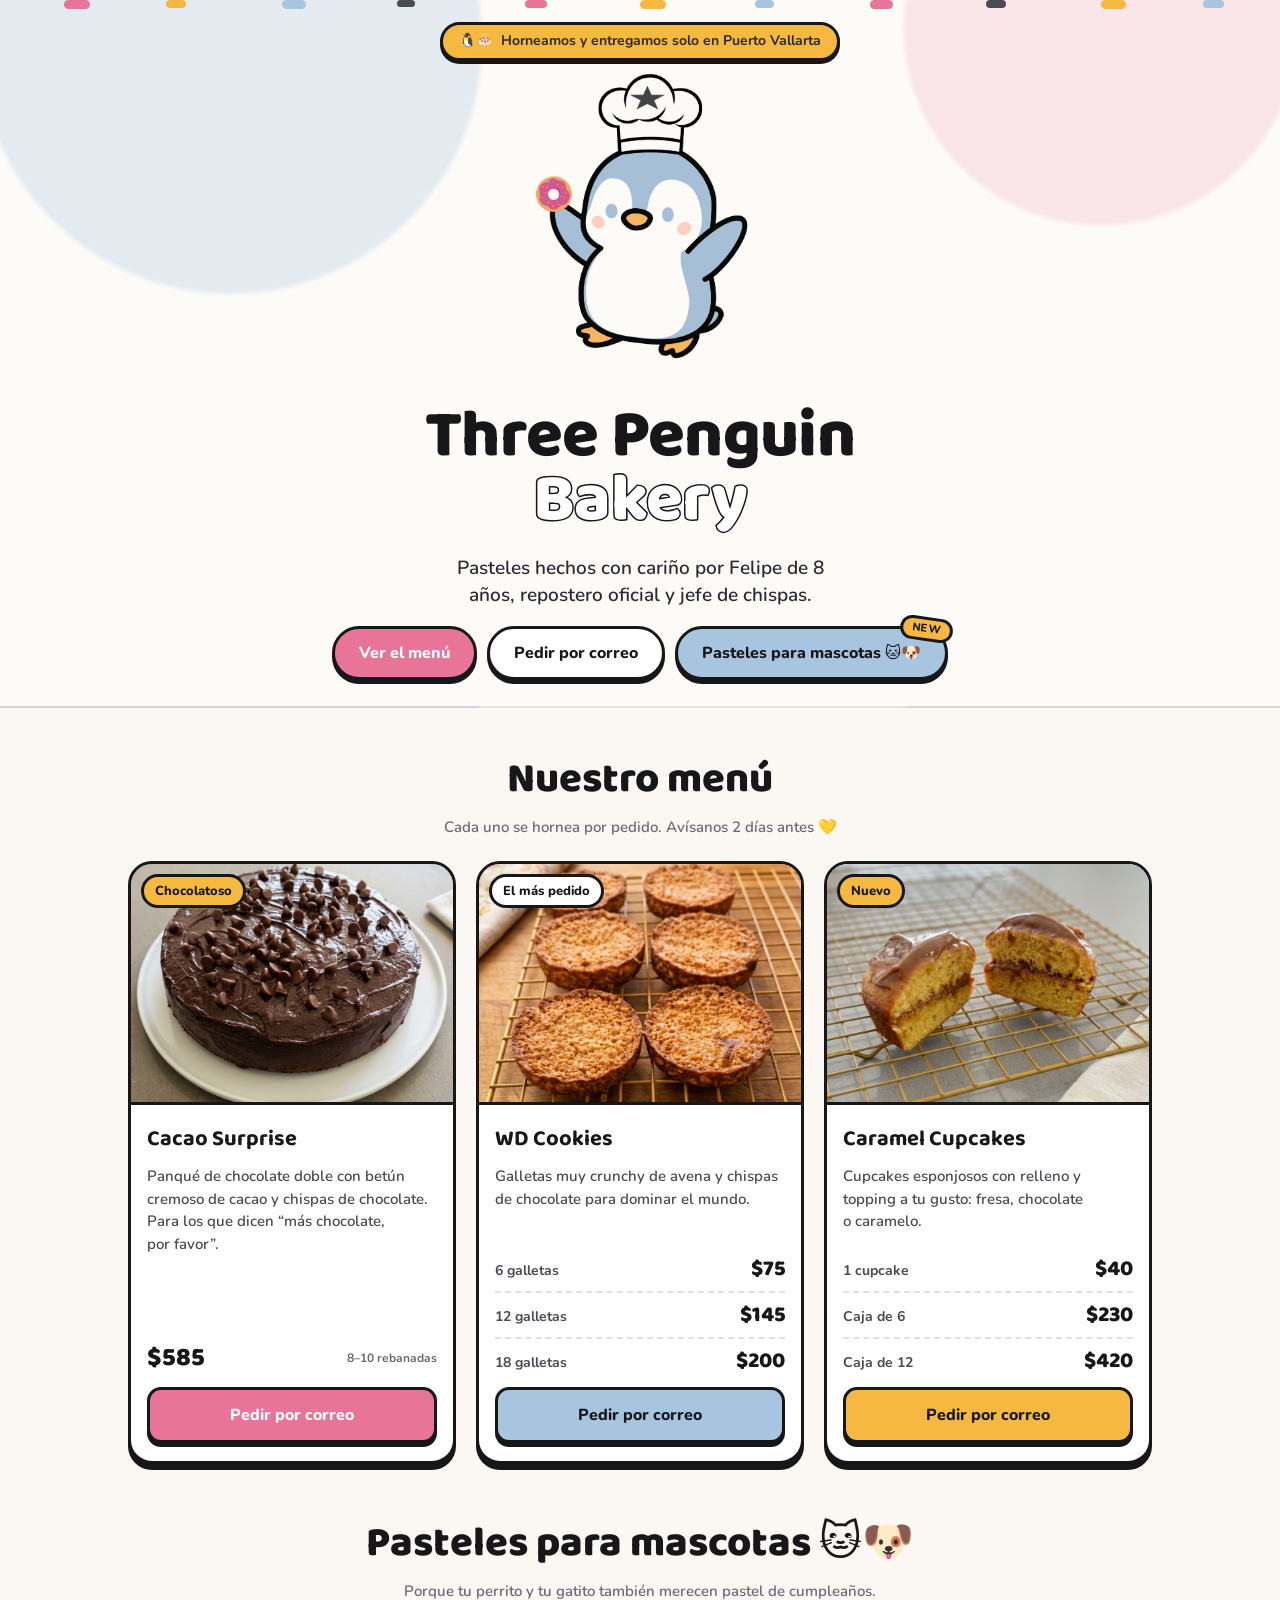
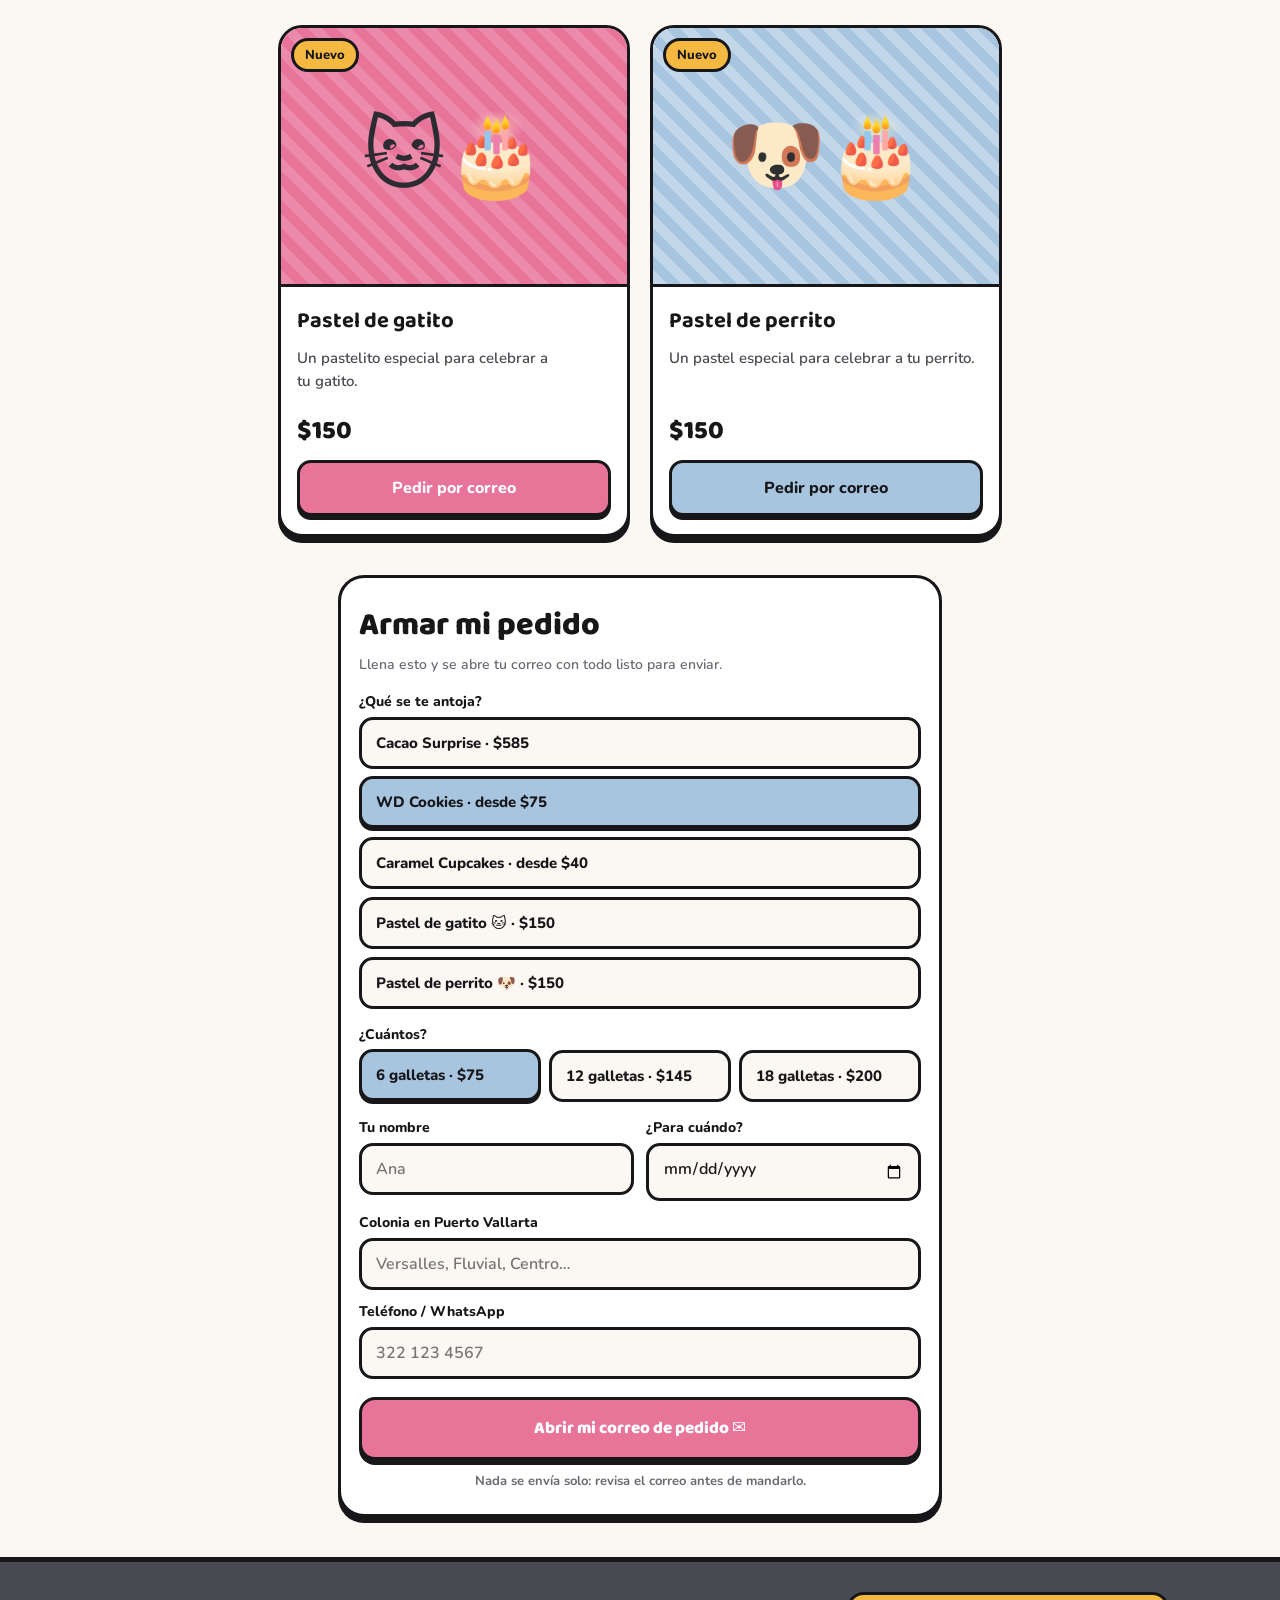
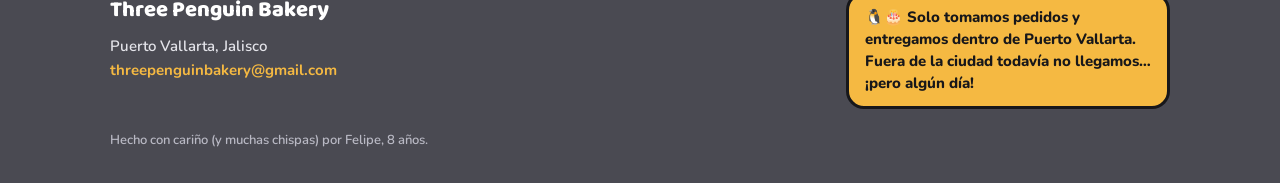
<file: index.html>
<!DOCTYPE html>
<html lang="es-MX">
<head>
<meta charset="utf-8">
<meta name="viewport" content="width=device-width, initial-scale=1">
<title>Three Penguin Bakery — Pasteles caseros en Puerto Vallarta</title>
<meta name="description" content="Pasteles hechos con cariño por Felipe, 8 años. Horneamos por pedido y entregamos solo en Puerto Vallarta.">
<meta name="theme-color" content="#FDFBF8">

<meta property="og:type" content="website">
<meta property="og:title" content="Three Penguin Bakery">
<meta property="og:description" content="Pasteles hechos con cariño por Felipe, 8 años, repostero oficial y jefe de chispas. Puerto Vallarta.">
<meta property="og:image" content="assets/logo.jpeg">
<meta property="og:locale" content="es_MX">

<link rel="icon" href="assets/logo.jpeg">
<link rel="preconnect" href="https://fonts.googleapis.com">
<link rel="preconnect" href="https://fonts.gstatic.com" crossorigin>
<link href="https://fonts.googleapis.com/css2?family=Baloo+2:wght@600;700;800&family=Nunito:wght@400;600;700&display=swap" rel="stylesheet">
<link rel="stylesheet" href="styles.css?v=6">
</head>
<body>

<a class="skip-link" href="#menu">Saltar al menú</a>

<header class="hero">
  <div class="sprinkles" aria-hidden="true">
    <span class="sprinkle sprinkle--1"></span>
    <span class="sprinkle sprinkle--2"></span>
    <span class="sprinkle sprinkle--3"></span>
    <span class="sprinkle sprinkle--4"></span>
    <span class="sprinkle sprinkle--5"></span>
    <span class="sprinkle sprinkle--6"></span>
    <span class="sprinkle sprinkle--7"></span>
    <span class="sprinkle sprinkle--8"></span>
    <span class="sprinkle sprinkle--9"></span>
    <span class="sprinkle sprinkle--10"></span>
    <span class="sprinkle sprinkle--11"></span>
  </div>

  <div class="hero__inner">
    <p class="badge"><span aria-hidden="true">🐧🎂</span> <span>Horneamos y entregamos solo en Puerto Vallarta</span></p>

    <img class="hero__logo" src="assets/logo.jpeg" width="1545" height="1999"
         alt="Three Penguin Bakery — pingüino pastelero con gorro de chef y una dona">

    <h1 class="hero__title">Three Penguin<br><span class="hero__title-outline">Bakery</span></h1>

    <p class="hero__tagline">Pasteles hechos con cariño por Felipe de 8 años, repostero oficial y jefe de chispas.</p>

    <p class="hero__actions">
      <a class="btn btn--pink" href="#menu">Ver el menú</a>
      <a class="btn btn--white" href="#pedir">Pedir por correo</a>
      <a class="btn btn--blue btn--flagged" href="#mascotas">
        <span class="btn__flag">NEW</span>
        Pasteles para mascotas <span aria-hidden="true">🐱🐶</span>
      </a>
    </p>
  </div>
</header>

<main>

  <section class="menu" id="menu" aria-labelledby="menu-title">
    <h2 class="section-title" id="menu-title">Nuestro menú</h2>
    <p class="section-sub">Cada uno se hornea por pedido. Avísanos 2 días antes <span aria-hidden="true">💛</span></p>

    <ul class="cake-grid">

      <li class="cake-grid__item">
        <article class="cake">
          <div class="cake__photo cake__photo--cocoa">
            <img class="cake__photo-img" src="assets/cacao-surprise.jpeg" width="896" height="1195" loading="lazy"
                 alt="Pastel de chocolate cubierto de betún brillante y chispas de chocolate, sobre un plato blanco">
            <span class="cake__tag cake__tag--yellow">Chocolatoso</span>
          </div>
          <div class="cake__body">
            <h3 class="cake__name">Cacao Surprise</h3>
            <p class="cake__desc">Panqué de chocolate doble con betún cremoso de cacao y chispas de chocolate. Para los que dicen “más chocolate, por favor”.</p>
            <p class="cake__meta">
              <span class="cake__price">$585</span>
              <span class="cake__slices">8–10 rebanadas</span>
            </p>
            <a class="cake__cta cake__cta--pink"
               href="mailto:threepenguinbakery@gmail.com?subject=Pedido%3A%20Cacao%20Surprise&body=%C2%A1Hola%20Three%20Penguin%20Bakery!%0A%0AQuiero%20pedir%20un%20Cacao%20Surprise%20(%24585).%0A%0ANombre%3A%20%0AFecha%20que%20lo%20necesito%3A%20%0AColonia%20en%20Puerto%20Vallarta%3A%20%0ATel%C3%A9fono%2FWhatsApp%3A%20%0A%0AGracias!">Pedir por correo<span class="u-visually-hidden"> el Cacao Surprise</span></a>
          </div>
        </article>
      </li>

      <li class="cake-grid__item">
        <article class="cake">
          <div class="cake__photo cake__photo--sprinkle">
            <img class="cake__photo-img cake__photo-img--cookies" src="assets/wd-cookies.jpeg" width="899" height="1600" loading="lazy"
                 alt="Seis galletas de avena doradas enfriándose sobre una rejilla en una mesa de madera">
            <span class="cake__tag cake__tag--white">El más pedido</span>
          </div>
          <div class="cake__body">
            <h3 class="cake__name">WD Cookies</h3>
            <p class="cake__desc">Galletas muy crunchy de avena y chispas de chocolate para dominar el mundo.</p>
            <ul class="cake__prices" aria-label="Precios de WD Cookies">
              <li><span>6 galletas</span> <span class="cake__price">$75</span></li>
              <li><span>12 galletas</span> <span class="cake__price">$145</span></li>
              <li><span>18 galletas</span> <span class="cake__price">$200</span></li>
            </ul>
            <a class="cake__cta cake__cta--blue"
               href="mailto:threepenguinbakery@gmail.com?subject=Pedido%3A%20WD%20Cookies&body=%C2%A1Hola%20Three%20Penguin%20Bakery!%0A%0AQuiero%20pedir%20WD%20Cookies.%0ACantidad%20(6%2C%2012%20o%2018)%3A%20%0A%0ANombre%3A%20%0AFecha%20que%20lo%20necesito%3A%20%0AColonia%20en%20Puerto%20Vallarta%3A%20%0ATel%C3%A9fono%2FWhatsApp%3A%20%0A%0AGracias!">Pedir por correo<span class="u-visually-hidden"> las WD Cookies</span></a>
          </div>
        </article>
      </li>

      <li class="cake-grid__item">
        <article class="cake">
          <div class="cake__photo cake__photo--two">
            <img class="cake__photo-img cake__photo-img--cupcakes" src="assets/caramel-cupcakes.jpeg" width="899" height="1200" loading="lazy"
                 alt="Cupcake partido a la mitad con relleno y cubierta de caramelo, sobre una rejilla dorada">
            <span class="cake__tag cake__tag--yellow">Nuevo</span>
          </div>
          <div class="cake__body">
            <h3 class="cake__name">Caramel Cupcakes</h3>
            <p class="cake__desc">Cupcakes esponjosos con relleno y topping a tu gusto: fresa, chocolate o caramelo.</p>
            <ul class="cake__prices" aria-label="Precios de Caramel Cupcakes">
              <li><span>1 cupcake</span> <span class="cake__price">$40</span></li>
              <li><span>Caja de 6</span> <span class="cake__price">$230</span></li>
              <li><span>Caja de 12</span> <span class="cake__price">$420</span></li>
            </ul>
            <a class="cake__cta cake__cta--yellow"
               href="mailto:threepenguinbakery@gmail.com?subject=Pedido%3A%20Caramel%20Cupcakes&body=%C2%A1Hola%20Three%20Penguin%20Bakery!%0A%0AQuiero%20pedir%20Caramel%20Cupcakes.%0ACantidad%20(1%2C%206%20o%2012)%3A%20%0ASabor%20(fresa%2C%20chocolate%20o%20caramelo)%3A%20%0A%0ANombre%3A%20%0AFecha%20que%20lo%20necesito%3A%20%0AColonia%20en%20Puerto%20Vallarta%3A%20%0ATel%C3%A9fono%2FWhatsApp%3A%20%0A%0AGracias!">Pedir por correo<span class="u-visually-hidden"> los Caramel Cupcakes</span></a>
          </div>
        </article>
      </li>

    </ul>
  </section>

  <section class="pets" id="mascotas" aria-labelledby="pets-title">
    <h2 class="section-title" id="pets-title">Pasteles para mascotas <span aria-hidden="true">🐱🐶</span></h2>
    <p class="section-sub">Porque tu perrito y tu gatito también merecen pastel de cumpleaños.</p>

    <ul class="cake-grid">

      <li class="cake-grid__item">
        <article class="cake">
          <div class="cake__photo cake__photo--sprinkle">
            <span class="pets__emoji" aria-hidden="true">🐱🎂</span>
            <span class="cake__tag cake__tag--yellow">Nuevo</span>
          </div>
          <div class="cake__body">
            <h3 class="cake__name">Pastel de gatito</h3>
            <p class="cake__desc">Un pastelito especial para celebrar a tu gatito.</p>
            <p class="cake__meta">
              <span class="cake__price">$150</span>
            </p>
            <a class="cake__cta cake__cta--pink"
               href="mailto:threepenguinbakery@gmail.com?subject=Pedido%3A%20Pastel%20de%20gatito&body=%C2%A1Hola%20Three%20Penguin%20Bakery!%0A%0AQuiero%20pedir%20un%20Pastel%20de%20gatito%20(%24150).%0ANombre%20de%20mi%20mascota%3A%20%0A%0ANombre%3A%20%0AFecha%20que%20lo%20necesito%3A%20%0AColonia%20en%20Puerto%20Vallarta%3A%20%0ATel%C3%A9fono%2FWhatsApp%3A%20%0A%0AGracias!">Pedir por correo<span class="u-visually-hidden"> el Pastel de gatito</span></a>
          </div>
        </article>
      </li>

      <li class="cake-grid__item">
        <article class="cake">
          <div class="cake__photo cake__photo--two">
            <span class="pets__emoji" aria-hidden="true">🐶🎂</span>
            <span class="cake__tag cake__tag--yellow">Nuevo</span>
          </div>
          <div class="cake__body">
            <h3 class="cake__name">Pastel de perrito</h3>
            <p class="cake__desc">Un pastel especial para celebrar a tu perrito.</p>
            <p class="cake__meta">
              <span class="cake__price">$150</span>
            </p>
            <a class="cake__cta cake__cta--blue"
               href="mailto:threepenguinbakery@gmail.com?subject=Pedido%3A%20Pastel%20de%20perrito&body=%C2%A1Hola%20Three%20Penguin%20Bakery!%0A%0AQuiero%20pedir%20un%20Pastel%20de%20perrito%20(%24150).%0ANombre%20de%20mi%20mascota%3A%20%0A%0ANombre%3A%20%0AFecha%20que%20lo%20necesito%3A%20%0AColonia%20en%20Puerto%20Vallarta%3A%20%0ATel%C3%A9fono%2FWhatsApp%3A%20%0A%0AGracias!">Pedir por correo<span class="u-visually-hidden"> el Pastel de perrito</span></a>
          </div>
        </article>
      </li>

    </ul>
  </section>

  <section class="order" id="pedir" aria-labelledby="order-title">
    <form class="order__card" id="order-form" data-email="threepenguinbakery@gmail.com">
      <h2 class="order__title" id="order-title">Armar mi pedido</h2>
      <p class="order__sub">Llena esto y se abre tu correo con todo listo para enviar.</p>

      <noscript>
        <p class="order__noscript">Este armador necesita JavaScript. También puedes escribirnos directo a
          <a href="mailto:threepenguinbakery@gmail.com">threepenguinbakery@gmail.com</a>
          o usar el botón “Pedir por correo” de cada pastel.</p>
      </noscript>

      <fieldset class="picker">
        <legend class="field__label">¿Qué se te antoja?</legend>
        <label class="picker__opt">
          <input type="radio" name="cake" value="Cacao Surprise" data-options="1 pastel:585">
          <span class="picker__face">Cacao Surprise · $585</span>
        </label>
        <label class="picker__opt">
          <input type="radio" name="cake" value="WD Cookies" data-options="6 galletas:75|12 galletas:145|18 galletas:200" checked>
          <span class="picker__face">WD Cookies · desde $75</span>
        </label>
        <label class="picker__opt">
          <input type="radio" name="cake" value="Caramel Cupcakes" data-options="1 cupcake:40|Caja de 6:230|Caja de 12:420" data-flavors="Fresa|Chocolate|Caramelo">
          <span class="picker__face">Caramel Cupcakes · desde $40</span>
        </label>
        <label class="picker__opt">
          <input type="radio" name="cake" value="Pastel de gatito" data-options="1 pastel:150">
          <span class="picker__face">Pastel de gatito 🐱 · $150</span>
        </label>
        <label class="picker__opt">
          <input type="radio" name="cake" value="Pastel de perrito" data-options="1 pastel:150">
          <span class="picker__face">Pastel de perrito 🐶 · $150</span>
        </label>
      </fieldset>

      <fieldset class="picker picker--qty" id="qty-picker" hidden>
        <legend class="field__label">¿Cuántos?</legend>
        <div class="picker__row" id="qty-options"></div>
      </fieldset>

      <fieldset class="picker picker--flavor" id="flavor-picker" hidden>
        <legend class="field__label">¿De qué sabor?</legend>
        <div class="picker__row" id="flavor-options"></div>
      </fieldset>

      <div class="fields">
        <div class="field">
          <label class="field__label" for="tpb-name">Tu nombre</label>
          <input class="field__input" id="tpb-name" name="name" type="text" autocomplete="name" placeholder="Ana" required>
        </div>
        <div class="field">
          <label class="field__label" for="tpb-date">¿Para cuándo?</label>
          <input class="field__input" id="tpb-date" name="date" type="date" required>
        </div>
        <div class="field field--wide">
          <label class="field__label" for="tpb-zone">Colonia en Puerto Vallarta</label>
          <input class="field__input" id="tpb-zone" name="zone" type="text" autocomplete="address-level3" placeholder="Versalles, Fluvial, Centro…" required>
        </div>
        <div class="field field--wide">
          <label class="field__label" for="tpb-phone">Teléfono / WhatsApp</label>
          <input class="field__input" id="tpb-phone" name="phone" type="tel" autocomplete="tel" inputmode="tel" placeholder="322 123 4567" required>
        </div>
      </div>

      <button class="order__submit" type="submit">Abrir mi correo de pedido <span aria-hidden="true">✉️</span></button>
      <p class="order__status" id="order-status" role="status">Nada se envía solo: revisa el correo antes de mandarlo.</p>
    </form>
  </section>

</main>

<footer class="footer">
  <div class="footer__inner">
    <div class="footer__brand">
      <p class="footer__name">Three Penguin Bakery</p>
      <address class="footer__address">
        Puerto Vallarta, Jalisco<br>
        <a class="footer__email" href="mailto:threepenguinbakery@gmail.com">threepenguinbakery@gmail.com</a>
      </address>
    </div>
    <p class="footer__note"><span aria-hidden="true">🐧🎂</span> Solo tomamos pedidos y entregamos dentro de Puerto Vallarta. Fuera de la ciudad todavía no llegamos… ¡pero algún día!</p>
  </div>
  <p class="footer__colophon">Hecho con cariño (y muchas chispas) por Felipe, 8 años.</p>
</footer>

<script src="app.js?v=3" defer></script>
</body>
</html>
</file>
<file: styles.css>
/* Three Penguin Bakery — implementación de "Three Penguin Bakery.dc.html" */

:root {
  color-scheme: light;

  --ink: #17171A;
  --paper: #FBF7F2;
  --paper-hi: #FDFBF8;
  --body: #2B2B31;

  --pink: #E8749A;
  --blue: #A8C5E0;
  --yellow: #F5B942;
  --slate: #4A4A52;
  --cocoa: #6B4A3A;

  --muted: #6A6A73;
  --link: #D4547F;
  --link-hover: #B33C66;

  --stroke: 3px solid var(--ink);
  --font-display: "Baloo 2", Nunito, system-ui, sans-serif;
  --font-body: Nunito, system-ui, sans-serif;
}

*, *::before, *::after { box-sizing: border-box; }

body {
  margin: 0;
  background: var(--paper);
  font-family: var(--font-body);
  color: var(--body);
  -webkit-font-smoothing: antialiased;
}

a { color: var(--link); text-decoration: none; }
a:hover { color: var(--link-hover); }

:focus-visible {
  outline: 3px solid var(--link);
  outline-offset: 3px;
}

.u-visually-hidden {
  position: absolute;
  width: 1px; height: 1px;
  margin: -1px; padding: 0;
  overflow: hidden;
  clip-path: inset(50%);
  white-space: nowrap;
}

.skip-link {
  position: absolute;
  left: 12px; top: -100px;
  z-index: 10;
  padding: 10px 16px;
  border: var(--stroke);
  border-radius: 999px;
  background: #fff;
  color: var(--ink);
  font-weight: 800;
  transition: top .15s ease;
}
.skip-link:focus { top: 12px; color: var(--ink); }

@keyframes tpb-float {
  0%, 100% { transform: translateY(0) rotate(-1.5deg); }
  50%      { transform: translateY(-12px) rotate(1.5deg); }
}
@keyframes tpb-fall {
  0%   { transform: translateY(-40px) rotate(0deg); opacity: 0; }
  8%   { opacity: 1; }
  90%  { opacity: 1; }
  100% { transform: translateY(105vh) rotate(420deg); opacity: 0; }
}

/* ---------------------------------------------------------------- Hero */

.hero {
  position: relative;
  padding: 22px 18px 0;
  background: var(--paper-hi);
  background-image:
    radial-gradient(circle at 18% 6%, rgba(168, 197, 224, .30) 0 20%, transparent 20.5%),
    radial-gradient(circle at 86% 4%, rgba(232, 116, 154, .16) 0 15%, transparent 15.5%);
  border-bottom: 2px solid rgba(23, 23, 26, .10);
}

.sprinkles {
  position: absolute;
  inset: 0;
  pointer-events: none;
  overflow: hidden;
}

.sprinkle {
  position: absolute;
  top: 0;
  border-radius: 9px;
  animation: tpb-fall linear infinite;
}

.sprinkle--1  { left:  5%; width: 26px; height: 9px; background: var(--pink);   animation-duration: 6.5s; animation-delay: -0.4s; }
.sprinkle--2  { left: 13%; width: 20px; height: 8px; background: var(--yellow); animation-duration: 8.2s; animation-delay: -2.1s; }
.sprinkle--3  { left: 22%; width: 24px; height: 9px; background: var(--blue);   animation-duration: 7.1s; animation-delay: -4.6s; }
.sprinkle--4  { left: 31%; width: 18px; height: 7px; background: var(--slate);  animation-duration: 9.4s; animation-delay: -1.2s; }
.sprinkle--5  { left: 41%; width: 22px; height: 8px; background: var(--pink);   animation-duration: 7.8s; animation-delay: -5.9s; }
.sprinkle--6  { left: 50%; width: 26px; height: 9px; background: var(--yellow); animation-duration: 6.9s; animation-delay: -3.3s; }
.sprinkle--7  { left: 59%; width: 19px; height: 8px; background: var(--blue);   animation-duration: 8.7s; animation-delay: -0.9s; }
.sprinkle--8  { left: 68%; width: 23px; height: 9px; background: var(--pink);   animation-duration: 7.4s; animation-delay: -6.5s; }
.sprinkle--9  { left: 77%; width: 20px; height: 8px; background: var(--slate);  animation-duration: 9.1s; animation-delay: -2.7s; }
.sprinkle--10 { left: 86%; width: 25px; height: 9px; background: var(--yellow); animation-duration: 6.6s; animation-delay: -4.1s; }
.sprinkle--11 { left: 94%; width: 21px; height: 8px; background: var(--blue);   animation-duration: 8.4s; animation-delay: -1.8s; }

.hero__inner {
  position: relative;
  max-width: 1060px;
  margin: 0 auto;
  display: flex;
  flex-direction: column;
  align-items: center;
  text-align: center;
  gap: 10px;
}

.badge {
  display: inline-flex;
  align-items: center;
  gap: 8px;
  margin: 0;
  padding: 8px 16px;
  border: var(--stroke);
  border-radius: 999px;
  background: var(--yellow);
  box-shadow: 0 3px 0 var(--ink);
  font-weight: 700;
  font-size: 14px;
  line-height: 1.2;
}

.hero__logo {
  width: min(56vw, 260px);
  height: auto;
  margin: -4px 0 -8px;
  mix-blend-mode: multiply;
  animation: tpb-float 5.5s ease-in-out infinite;
}

.hero__title {
  margin: 0;
  font-family: var(--font-display);
  font-weight: 800;
  font-size: clamp(2.1rem, 8.5vw, 4.2rem);
  line-height: .95;
  letter-spacing: -.01em;
  color: var(--ink);
  text-wrap: balance;
}

.hero__title-outline {
  color: #fff;
  -webkit-text-stroke: 3px var(--ink);
  paint-order: stroke fill;
}

.hero__tagline {
  margin: 12px 0 0;
  max-width: 34ch;
  font-size: clamp(15px, 3.8vw, 19px);
  font-weight: 600;
  line-height: 1.45;
  color: var(--body);
  text-wrap: pretty;
}

.hero__actions {
  display: flex;
  flex-wrap: wrap;
  gap: 10px;
  justify-content: center;
  margin: 6px 0 26px;
}

/* -------------------------------------------------------------- Botones */

.btn {
  display: inline-block;
  padding: 13px 24px;
  min-height: 48px;
  border: var(--stroke);
  border-radius: 999px;
  font-weight: 800;
  font-size: 16px;
  box-shadow: 0 4px 0 var(--ink);
  transition: transform .12s ease, box-shadow .12s ease;
}
.btn:hover, .btn:active {
  transform: translateY(2px);
  box-shadow: 0 2px 0 var(--ink);
}

.btn--pink  { background: var(--pink); color: #fff; }
.btn--pink:hover  { color: #fff; }
.btn--white { background: #fff; color: var(--ink); }
.btn--white:hover { color: var(--ink); }
.btn--blue  { background: var(--blue); color: var(--ink); }
.btn--blue:hover  { color: var(--ink); }

/* Botón con banderita "NEW" colgada de la esquina. */
.btn--flagged { position: relative; }
.btn__flag {
  position: absolute;
  top: -12px;
  right: -8px;
  padding: 2px 9px;
  border: var(--stroke);
  border-radius: 999px;
  background: var(--yellow);
  color: var(--ink);
  font-size: 11px;
  font-weight: 800;
  letter-spacing: .06em;
  line-height: 1.3;
  transform: rotate(8deg);
}

/* ---------------------------------------------------------------- Menú */

.menu {
  max-width: 1060px;
  margin: 0 auto;
  padding: 38px 18px 8px;
  scroll-margin-top: 12px;
}

.section-title {
  margin: 0 0 4px;
  font-family: var(--font-display);
  font-weight: 800;
  font-size: clamp(1.6rem, 6vw, 2.6rem);
  color: var(--ink);
  text-align: center;
}

.section-sub {
  margin: 0 0 24px;
  text-align: center;
  font-weight: 600;
  font-size: 15px;
  color: var(--muted);
}

.cake-grid {
  display: grid;
  grid-template-columns: repeat(auto-fit, minmax(min(100%, 270px), 1fr));
  gap: 20px;
  margin: 0;
  padding: 0;
  list-style: none;
}

.cake-grid__item { display: flex; }

.cake {
  display: flex;
  flex-direction: column;
  flex: 1;
  background: #fff;
  border: var(--stroke);
  border-radius: 24px;
  box-shadow: 0 6px 0 var(--ink);
  overflow: hidden;
  transition: transform .15s ease;
}
.cake:hover { transform: translateY(-4px); }

.cake__photo {
  position: relative;
  aspect-ratio: 4 / 3;
  border-bottom: var(--stroke);
  display: flex;
  align-items: center;
  justify-content: center;
}

.cake__photo--cocoa {
  background-color: var(--cocoa);
  background-image: repeating-linear-gradient(45deg, rgba(255, 255, 255, .10) 0 10px, transparent 10px 20px);
}
.cake__photo--sprinkle {
  background-color: var(--pink);
  background-image: repeating-linear-gradient(45deg, rgba(255, 255, 255, .16) 0 10px, transparent 10px 20px);
}
.cake__photo--two {
  background-color: var(--blue);
  background-image: repeating-linear-gradient(45deg, rgba(255, 255, 255, .30) 0 10px, transparent 10px 20px);
}

/* Foto real: va dentro de .cake__photo para que la etiqueta quede encima. */
.cake__photo-img {
  position: absolute;
  inset: 0;
  width: 100%;
  height: 100%;
  object-fit: cover;
}
/* La foto es muy vertical: subimos el encuadre para que se vean las galletas. */
.cake__photo-img--cookies { object-position: 50% 37%; }
.cake__photo-img--cupcakes { object-position: 50% 40%; }

.cake__photo-note {
  font-family: ui-monospace, Menlo, monospace;
  font-size: 11px;
  letter-spacing: .06em;
  color: #fff;
  background: rgba(0, 0, 0, .35);
  padding: 6px 10px;
  border-radius: 6px;
  text-align: center;
}
.cake__photo--sprinkle .cake__photo-note { background: rgba(0, 0, 0, .32); }

.cake__tag {
  position: absolute;
  top: 10px;
  left: 10px;
  padding: 5px 11px;
  border: var(--stroke);
  border-radius: 999px;
  font-weight: 800;
  font-size: 13px;
  color: var(--ink);
}
.cake__tag--yellow { background: var(--yellow); }
.cake__tag--white  { background: #fff; }

.cake__body {
  display: flex;
  flex-direction: column;
  gap: 8px;
  flex: 1;
  padding: 16px 16px 18px;
}

.cake__name {
  margin: 0;
  font-family: var(--font-display);
  font-weight: 700;
  font-size: 22px;
  color: var(--ink);
}

.cake__desc {
  margin: 0;
  font-size: 15px;
  line-height: 1.5;
  font-weight: 600;
  color: var(--slate);
  text-wrap: pretty;
}

.cake__meta {
  display: flex;
  align-items: center;
  justify-content: space-between;
  gap: 10px;
  margin: auto 0 0;
  padding-top: 10px;
}

.cake__price {
  font-family: var(--font-display);
  font-weight: 800;
  font-size: 26px;
  color: var(--ink);
}

.cake__prices {
  list-style: none;
  margin: auto 0 0;
  padding: 10px 0 0;
  display: grid;
  gap: 4px;
}
.cake__prices li {
  display: flex;
  align-items: baseline;
  justify-content: space-between;
  gap: 10px;
  font-size: 14px;
  font-weight: 700;
  color: var(--slate);
}
.cake__prices li + li {
  border-top: 2px dashed rgba(0, 0, 0, .12);
  padding-top: 4px;
}
.cake__prices .cake__price { font-size: 22px; }

.cake__slices {
  font-size: 12px;
  font-weight: 700;
  color: var(--muted);
}

.cake__cta {
  display: block;
  text-align: center;
  padding: 14px;
  min-height: 48px;
  border: var(--stroke);
  border-radius: 14px;
  font-weight: 800;
  font-size: 16px;
  box-shadow: 0 4px 0 var(--ink);
  transition: transform .12s ease, box-shadow .12s ease;
}
.cake__cta:hover, .cake__cta:active {
  transform: translateY(2px);
  box-shadow: 0 2px 0 var(--ink);
}

.cake__cta--pink   { background: var(--pink);   color: #fff; }
.cake__cta--pink:hover { color: #fff; }
.cake__cta--blue   { background: var(--blue);   color: var(--ink); }
.cake__cta--blue:hover { color: var(--ink); }
.cake__cta--yellow { background: var(--yellow); color: var(--ink); }
.cake__cta--yellow:hover { color: var(--ink); }

/* ---------------------------------------------------- Mascotas */

.pets {
  max-width: 760px;
  margin: 0 auto;
  padding: 38px 18px 0;
  scroll-margin-top: 12px;
}

/* Mientras no haya fotos, los emojis ocupan el lugar de la foto. */
.pets__emoji {
  font-size: clamp(56px, 16vw, 80px);
  line-height: 1;
}

/* ------------------------------------------------------- Armar pedido */

.order {
  max-width: 640px;
  margin: 38px auto 0;
  padding: 0 18px;
  scroll-margin-top: 12px;
}

.order__card {
  background: #fff;
  border: var(--stroke);
  border-radius: 26px;
  box-shadow: 0 6px 0 var(--ink);
  padding: 22px 18px 24px;
}

.order__title {
  margin: 0 0 4px;
  font-family: var(--font-display);
  font-weight: 800;
  font-size: clamp(1.4rem, 5.5vw, 2rem);
  color: var(--ink);
}

.order__sub {
  margin: 0 0 18px;
  font-size: 14px;
  font-weight: 600;
  color: var(--muted);
}

.order__noscript {
  margin: 0 0 18px;
  padding: 12px 14px;
  border: var(--stroke);
  border-radius: 14px;
  background: var(--paper);
  font-size: 14px;
  font-weight: 700;
  line-height: 1.5;
}

.picker {
  display: grid;
  gap: 8px;
  margin: 0 0 16px;
  padding: 0;
  border: 0;
}

.picker[hidden] { display: none; }

.picker__opt { display: block; }

.picker__row {
  display: grid;
  grid-template-columns: repeat(auto-fit, minmax(130px, 1fr));
  gap: 8px;
}

.picker__opt input {
  position: absolute;
  opacity: 0;
  width: 0;
  height: 0;
}

.picker__face {
  display: flex;
  align-items: center;
  padding: 13px 14px;
  min-height: 48px;
  cursor: pointer;
  font: 800 15px var(--font-body);
  border: var(--stroke);
  border-radius: 14px;
  background: var(--paper);
  color: var(--ink);
  transition: transform .12s ease, box-shadow .12s ease, background-color .12s ease;
}

.picker__opt input:checked + .picker__face {
  background: var(--blue);
  box-shadow: 0 3px 0 var(--ink);
  transform: translateY(-1px);
}

.picker__opt input:focus-visible + .picker__face {
  outline: 3px solid var(--link);
  outline-offset: 3px;
}

.fields {
  display: grid;
  gap: 12px;
  grid-template-columns: repeat(auto-fit, minmax(min(100%, 220px), 1fr));
}

.field--wide { grid-column: 1 / -1; }

/* Sin esto, un hijo de grid nunca se encoge por debajo de su ancho intrínseco. */
.field { min-width: 0; }

.field__label {
  display: block;
  padding: 0;
  font-weight: 800;
  font-size: 14px;
  margin-bottom: 6px;
  color: var(--ink);
}

.field__input {
  width: 100%;
  padding: 12px 14px;
  min-height: 48px;
  font: 600 16px var(--font-body);
  border: var(--stroke);
  border-radius: 14px;
  background: var(--paper);
  color: var(--ink);
}

/* WebKit (iOS) le da al input[type=date] un ancho intrínseco propio que ignora
   el width:100% y se desborda de la tarjeta en pantallas angostas.
   No basta con tocar el input: las piezas internas del shadow DOM conservan
   su propio ancho y son las que empujan hacia afuera. */
.field__input[type="date"] {
  -webkit-appearance: none;
  appearance: none;
  display: block;
  min-width: 0;
  max-width: 100%;
}
.field__input[type="date"]::-webkit-date-and-time-value {
  width: 100%;
  min-width: 0;
  text-align: left;
  margin: 0;
}
.field__input[type="date"]::-webkit-datetime-edit,
.field__input[type="date"]::-webkit-datetime-edit-fields-wrapper {
  width: 100%;
  min-width: 0;
  padding: 0;
  overflow: hidden;
}
/* El icono del calendario no debe robar ancho ni encogerse. */
.field__input[type="date"]::-webkit-calendar-picker-indicator {
  margin-left: auto;
  flex-shrink: 0;
}

/* Red de seguridad: pase lo que pase adentro, nada escapa de la tarjeta.
   `clip` en vez de `hidden`, y el margen deja respirar el anillo de foco
   (outline de 3px + offset de 3px) que si no quedaría recortado. */
.field {
  overflow: clip;
  overflow-clip-margin: 6px;
}

.order__submit {
  width: 100%;
  margin-top: 18px;
  padding: 15px;
  min-height: 52px;
  border: var(--stroke);
  border-radius: 16px;
  background: var(--pink);
  color: #fff;
  font: 800 17px var(--font-display);
  box-shadow: 0 5px 0 var(--ink);
  cursor: pointer;
  transition: transform .12s ease, box-shadow .12s ease;
}
.order__submit:hover, .order__submit:active {
  transform: translateY(2px);
  box-shadow: 0 3px 0 var(--ink);
}

.order__status {
  margin: 12px 0 0;
  font-size: 13px;
  font-weight: 700;
  color: var(--muted);
  text-align: center;
}

/* -------------------------------------------------------------- Footer */

.footer {
  margin-top: 40px;
  padding: 30px 18px 34px;
  background: var(--slate);
  color: #fff;
  border-top: 5px solid var(--ink);
}

.footer__inner {
  max-width: 1060px;
  margin: 0 auto;
  display: flex;
  flex-wrap: wrap;
  gap: 22px;
  justify-content: space-between;
  align-items: flex-start;
}

.footer__brand { min-width: 220px; }

.footer__name {
  margin: 0 0 6px;
  font-family: var(--font-display);
  font-weight: 800;
  font-size: 22px;
}

.footer__address {
  margin: 0;
  font-style: normal;
  font-size: 15px;
  font-weight: 600;
  color: #E4E4EA;
  line-height: 1.6;
}

.footer__email { color: var(--yellow); font-weight: 700; }
.footer__email:hover { color: #fff; }

.footer__note {
  max-width: 36ch;
  margin: 0;
  padding: 12px 16px;
  border: var(--stroke);
  border-radius: 18px;
  background: var(--yellow);
  color: var(--ink);
  font-weight: 800;
  font-size: 15px;
  line-height: 1.45;
}

.footer__colophon {
  max-width: 1060px;
  margin: 22px auto 0;
  font-size: 13px;
  font-weight: 600;
  color: #B9B9C4;
}

/* ------------------------------------------------------ Menos movimiento */

@media (prefers-reduced-motion: reduce) {
  .sprinkles { display: none; }
  .hero__logo { animation: none; }
  *, *::before, *::after {
    animation-duration: .01ms !important;
    animation-iteration-count: 1 !important;
    transition-duration: .01ms !important;
    scroll-behavior: auto !important;
  }
}
</file>
